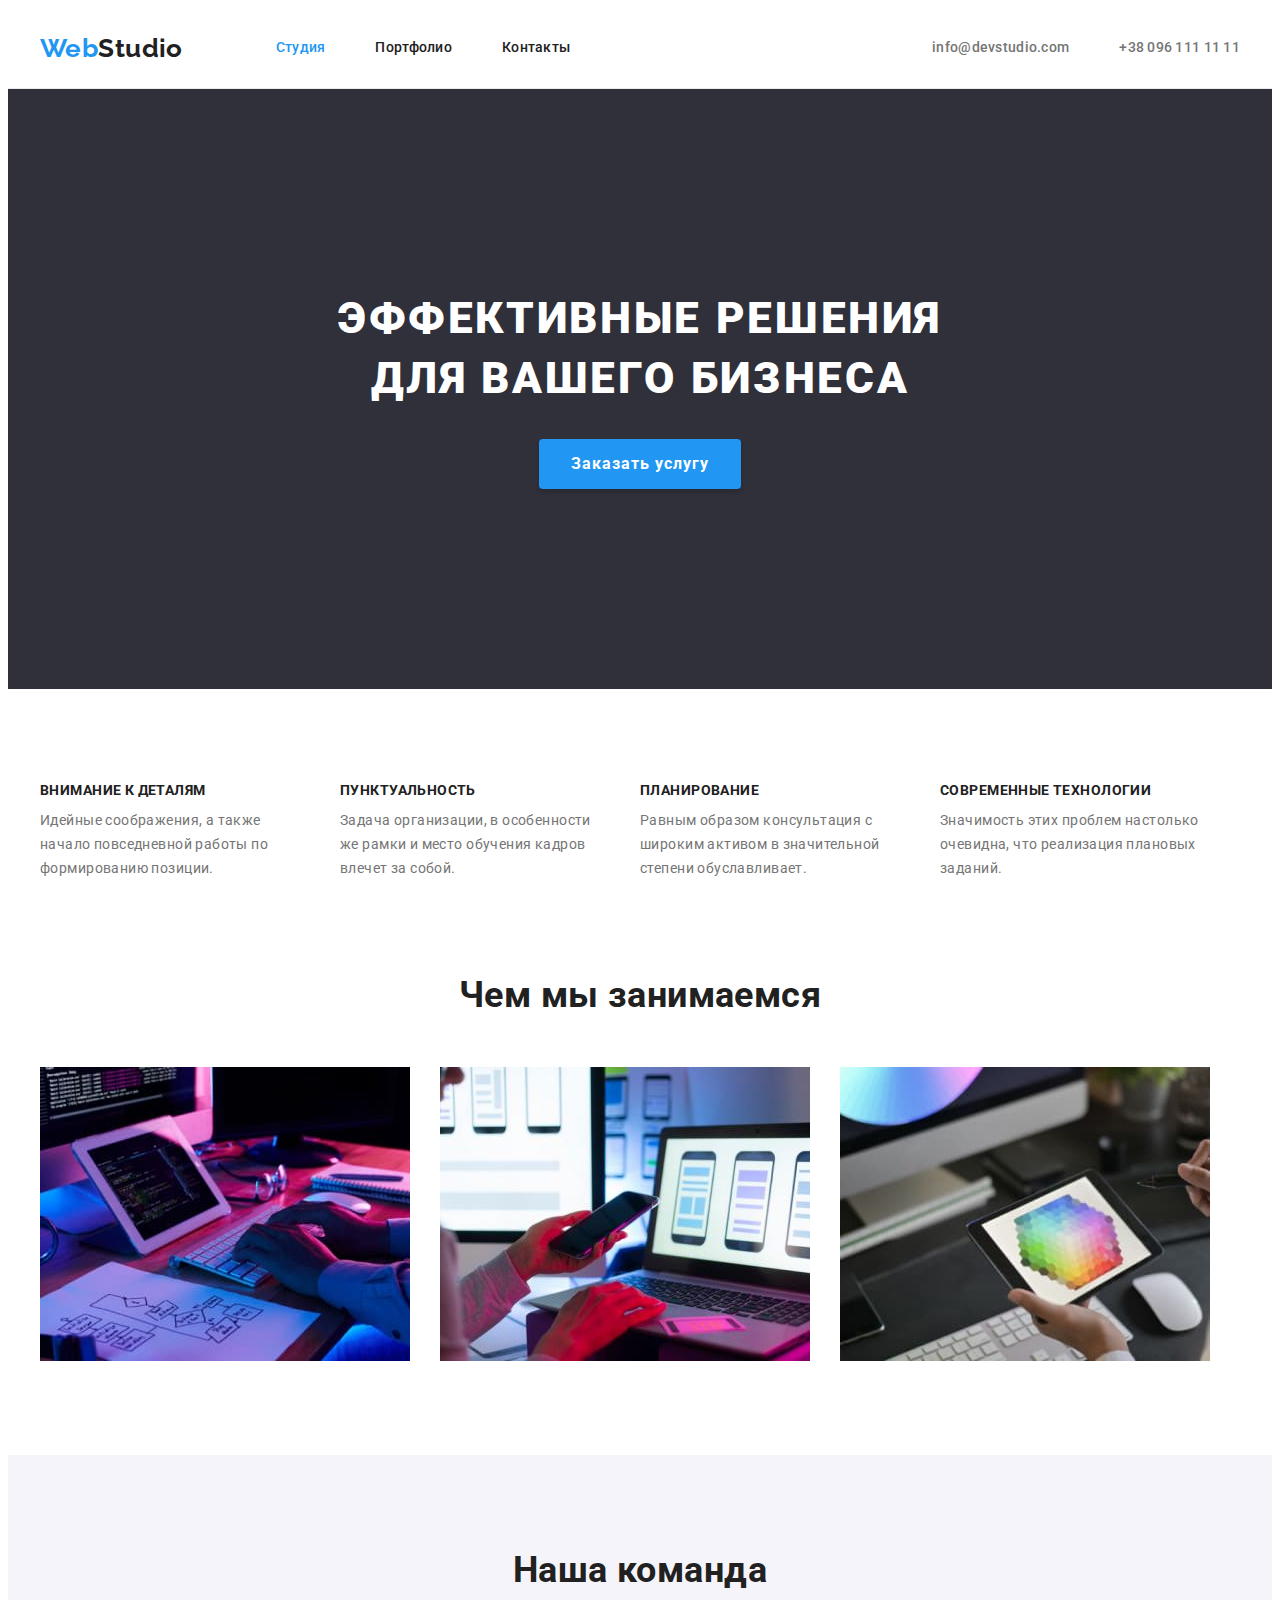
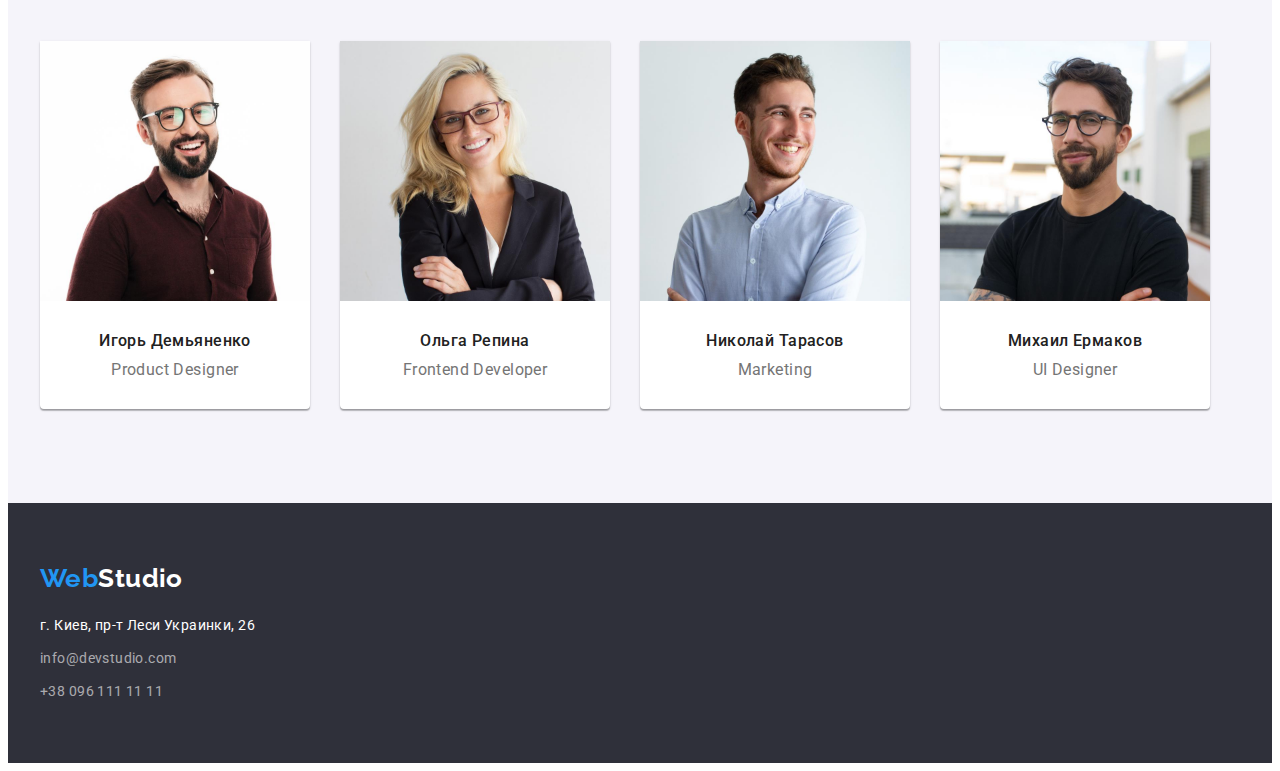
<file: index.html>
<!DOCTYPE html>
<html lang="ru">
  <head>
    <meta charset="UTF-8" />
    <meta http-equiv="X-UA-Compatible" content="IE=edge" />
    <meta name="viewport" content="width=device-width, initial-scale=1.0" />
    <link rel="preconnect" href="https://fonts.googleapis.com" />
    <link rel="preconnect" href="https://fonts.gstatic.com" crossorigin />
    <link rel="shortcut icon" href="#" />
    <link
      href="https://fonts.googleapis.com/css2?family=Raleway:wght@700&family=Roboto:wght@400;500;700;900&display=swap"
      rel="stylesheet"
    />
    <link
      rel="stylesheet"
      href="https://cdnjs.cloudflare.com/ajax/libs/modern-normalize/1.1.0/modern-normalize.min.css"
      integrity="sha512-wpPYUAdjBVSE4KJnH1VR1HeZfpl1ub8YT/NKx4PuQ5NmX2tKuGu6U/JRp5y+Y8XG2tV+wKQpNHVUX03MfMFn9Q=="
      crossorigin="anonymous"
      referrerpolicy="no-referrer"
    />
    <link rel="stylesheet" href="./css/styles.css" />
    <title>Студия</title>
  </head>
  <body>
    <!--Page header-->
    <header class="header">
      <div class="container main-nav">
        <nav class="main-nav">
          <a href="./index.html" class="link logo-header"><span class="sign">Web</span>Studio</a>
          <ul class="list site-nav">
            <li class="item-nav"><a href="./index.html" class="link current">Студия</a></li>
            <li class="item-nav"><a href="./portfolio.html" class="link">Портфолио</a></li>
            <li class="item-nav"><a href="./index.html" class="link">Контакты</a></li>
          </ul>
        </nav>
        <ul class="list contacts-nav">
          <li class="item-contacts">
            <a href="mailto:info@devstudio.com" class="link">info@devstudio.com</a>
          </li>
          <li class="item-contacts">
            <a href="tel:+380961111111" class="link">+38 096 111 11 11</a>
          </li>
        </ul>
      </div>
    </header>
    <!--Page content-->
    <main>
      <!--Hero-->
      <section class="hero">
        <div class="container">
          <h1 class="hero-title">Эффективные решения для вашего бизнеса</h1>
          <button type="button" class="button-hero">Заказать услугу</button>
        </div>
      </section>
      <!--Specifics-->
      <section class="specifics">
        <div class="container">
          <h2 class="section-title visually-hidden">Особенности работы</h2>
          <ul class="list specifics-list">
            <li class="item-specifics">
              <h3 class="specifics-title">ВНИМАНИЕ К ДЕТАЛЯМ</h3>
              <p class="text">
                Идейные соображения, а также начало повседневной работы по формированию позиции.
              </p>
            </li>
            <li class="item-specifics">
              <h3 class="specifics-title">ПУНКТУАЛЬНОСТЬ</h3>
              <p class="text">
                Задача организации, в особенности же рамки и место обучения кадров влечет за собой.
              </p>
            </li>
            <li class="item-specifics">
              <h3 class="specifics-title">ПЛАНИРОВАНИЕ</h3>
              <p class="text">
                Равным образом консультация с широким активом в значительной степени обуславливает.
              </p>
            </li>
            <li class="item-specifics">
              <h3 class="specifics-title">СОВРЕМЕННЫЕ ТЕХНОЛОГИИ</h3>
              <p class="text">
                Значимость этих проблем настолько очевидна, что реализация плановых заданий.
              </p>
            </li>
          </ul>
        </div>
      </section>
      <!--What we do-->
      <section class="work">
        <div class="container">
          <h2 class="section-title">Чем мы занимаемся</h2>
          <ul class="list image-work">
            <li class="item-work"><img src="./images/laptop.jpg" alt="laptop" width="370" /></li>
            <li class="item-work">
              <img src="./images/celphone.jpg" alt="celphone" width="370" />
            </li>
            <li class="item-work"><img src="./images/tablet.jpg" alt="tablet" width="370" /></li>
          </ul>
        </div>
      </section>
      <!--Our team-->
      <section class="team">
        <div class="container">
          <h2 class="section-title">Наша команда</h2>
          <ul class="list team-list">
            <li class="item-team">
              <img
                src="./images/team1.jpg"
                alt="man Ihor"
                width="270"
                height="260"
                class="card-team"
              />
              <div class="data-team">
                <h3 class="team-title">Игорь Демьяненко</h3>
                <p lang="en" class="team-text">Product Designer</p>
              </div>
            </li>
            <li class="item-team">
              <img
                src="./images/team2.jpg"
                alt="woman Olha"
                width="270"
                height="260"
                class="card-team"
              />
              <div class="data-team">
                <h3 class="team-title">Ольга Репина</h3>
                <p lang="en" class="team-text">Frontend Developer</p>
              </div>
            </li>
            <li class="item-team">
              <img
                src="./images/team3.jpg"
                alt="man Nikolai"
                width="270"
                height="260"
                class="card-team"
              />
              <div class="data-team">
                <h3 class="team-title">Николай Тарасов</h3>
                <p lang="en" class="team-text">Marketing</p>
              </div>
            </li>
            <li class="item-team">
              <img
                src=".//images/team4.jpg"
                alt="man Mahail"
                width="270"
                height="260"
                class="card-team"
              />
              <div class="data-team">
                <h3 class="team-title">Михаил Ермаков</h3>
                <p lang="en" class="team-text">UI Designer</p>
              </div>
            </li>
          </ul>
        </div>
      </section>
    </main>
    <!-- Page footer -->
    <footer class="footer">
      <div class="container">
        <a href="./index.html" class="link logo-footer"
          ><span class="sign">Web</span><span class="studio">Studio</span></a
        >
        <address>
          <ul class="list address">
            <li class="item-address">
              <a
                href="https://goo.gl/maps/n7KvUpTxi8NSxzfY6"
                target="_blank"
                rel="nofollow noreferrer noopener"
                class="link link-address"
                >г. Киев, пр-т Леси Украинки, 26</a
              >
            </li>
            <li class="item-mail">
              <a href="mailto:info@devstudio.com" class="link link-mail">info@devstudio.com</a>
            </li>
            <li class="item-tel">
              <a href="tel:+380961111111" class="link link-tel">+38 096 111 11 11</a>
            </li>
          </ul>
        </address>
      </div>
    </footer>
  </body>
</html>
</file>
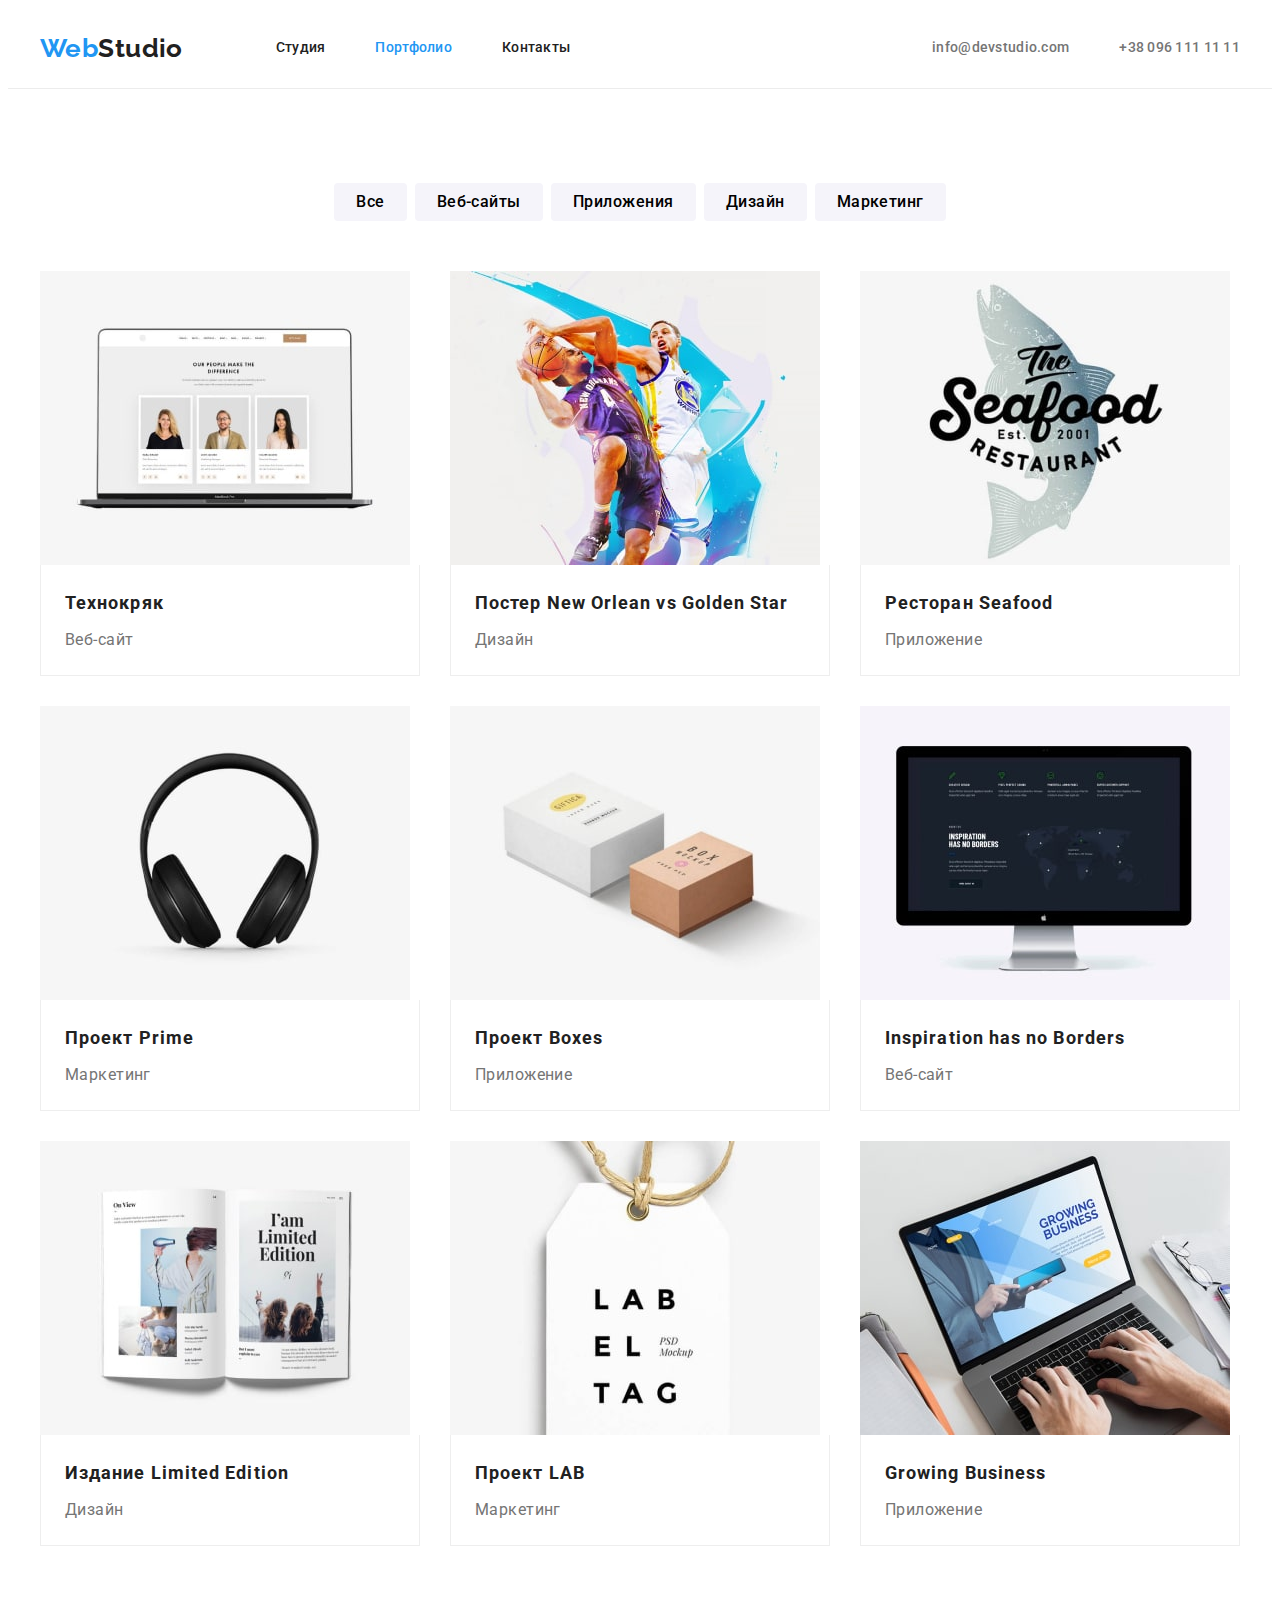
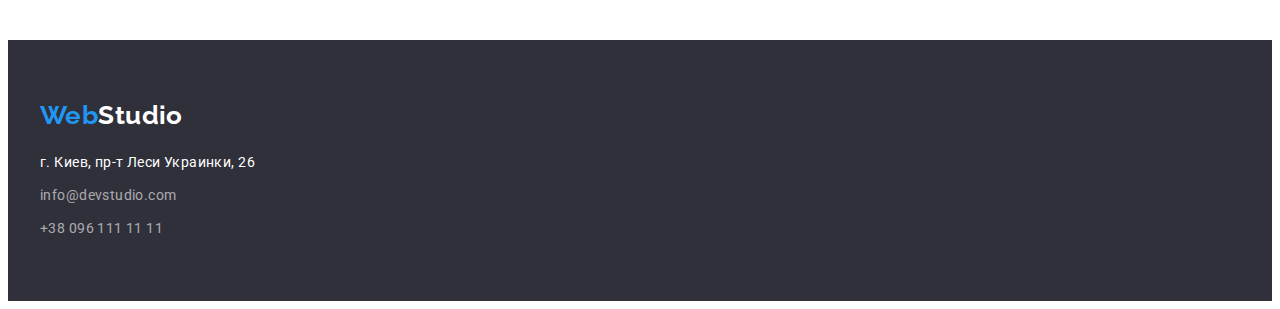
<file: portfolio.html>
<!DOCTYPE html>
<html lang="ru">
  <head>
    <meta charset="UTF-8" />
    <meta http-equiv="X-UA-Compatible" content="IE=edge" />
    <meta name="viewport" content="width=device-width, initial-scale=1.0" />
    <link rel="preconnect" href="https://fonts.googleapis.com" />
    <link rel="preconnect" href="https://fonts.googleapis.com" />
    <link rel="preconnect" href="https://fonts.gstatic.com" crossorigin />
    <link rel="shortcut icon" href="#" />
    <link
      href="https://fonts.googleapis.com/css2?family=Raleway:wght@700&family=Roboto:wght@400;500;700;900&display=swap"
      rel="stylesheet"
    />
    <link
      rel="stylesheet"
      href="https://cdnjs.cloudflare.com/ajax/libs/modern-normalize/1.1.0/modern-normalize.min.css"
      integrity="sha512-wpPYUAdjBVSE4KJnH1VR1HeZfpl1ub8YT/NKx4PuQ5NmX2tKuGu6U/JRp5y+Y8XG2tV+wKQpNHVUX03MfMFn9Q=="
      crossorigin="anonymous"
      referrerpolicy="no-referrer"
    />
    <link rel="stylesheet" href="./css/styles.css" />
    <title>Портфолио</title>
  </head>
  <body>
    <!--Page header-->
    <header class="header">
      <div class="container main-nav">
        <nav class="main-nav">
          <a href="./index.html" class="link logo-header"><span class="sign">Web</span>Studio</a>
          <ul class="list site-nav">
            <li class="item-nav"><a href="./index.html" class="link">Студия</a></li>
            <li class="item-nav"><a href="./portfolio.html" class="link current">Портфолио</a></li>
            <li class="item-nav"><a href="./index.html" class="link">Контакты</a></li>
          </ul>
        </nav>
        <ul class="list contacts-nav">
          <li class="item-contacts">
            <a href="mailto:info@devstudio.com" class="link">info@devstudio.com</a>
          </li>
          <li class="item-contacts">
            <a href="tel:+380961111111" class="link">+38 096 111 11 11</a>
          </li>
        </ul>
      </div>
    </header>
    <!--Portfolio-->
    <main>
      <section class="portfolio">
        <div class="container">
          <h1 class="visually-hidden">Галерея</h1>
          <ul class="list bottons-list">
            <li class="item-bottons"><button type="button" class="filter current">Все</button></li>
            <li class="item-bottons"><button type="button" class="filter">Веб-сайты</button></li>
            <li class="item-bottons"><button type="button" class="filter">Приложения</button></li>
            <li class="item-bottons"><button type="button" class="filter">Дизайн</button></li>
            <li class="item-bottons"><button type="button" class="filter">Маркетинг</button></li>
          </ul>
          <ul class="list gallery card-set">
            <li class="item-card">
              <img
                src="./images/team.jpg"
                alt="Фото и контакты специалистов"
                width="370"
                height="294"
                class="card"
              />
              <div class="data-gallery">
                <h2 class="title-gallery">Технокряк</h2>
                <p class="text-gallery">Веб-сайт</p>
              </div>
            </li>
            <li class="item-card">
              <img
                src="./images/sport.jpg"
                alt="Два баскетболиста с мячом"
                width="370"
                height="294"
                class="card"
              />
              <div class="data-gallery">
                <h2 class="title-gallery">Постер New Orlean vs Golden Star</h2>
                <p class="text-gallery">Дизайн</p>
              </div>
            </li>
            <li class="item-card">
              <img
                src="./images/seafood.jpg"
                alt="Логотип рестрана морской еды"
                width="370"
                height="294"
                class="card"
              />
              <div class="data-gallery">
                <h2 class="title-gallery">Ресторан Seafood</h2>
                <p class="text-gallery">Приложение</p>
              </div>
            </li>
            <li class="item-card">
              <img
                src="./images/headphone.jpg"
                alt="Наушники"
                width="370"
                height="294"
                class="card"
              />
              <div class="data-gallery">
                <h2 class="title-gallery">Проект Prime</h2>
                <p class="text-gallery">Маркетинг</p>
              </div>
            </li>
            <li class="item-card">
              <img
                src="./images/boxes.jpg"
                alt="Две коробки"
                width="370"
                height="294"
                class="card"
              />
              <div class="data-gallery">
                <h2 class="title-gallery">Проект Boxes</h2>
                <p class="text-gallery">Приложение</p>
              </div>
            </li>
            <li class="item-card">
              <img
                src="./images/monitorpc.jpg"
                alt="Монитор PC"
                width="370"
                height="294"
                class="card"
              />
              <div class="data-gallery">
                <h2 class="title-gallery">Inspiration has no Borders</h2>
                <p class="text-gallery">Веб-сайт</p>
              </div>
            </li>
            <li class="item-card">
              <img src="./images/magazine.jpg" alt="Журнал" width="370" height="294" class="card" />
              <div class="data-gallery">
                <h2 class="title-gallery">Издание Limited Edition</h2>
                <p class="text-gallery">Дизайн</p>
              </div>
            </li>
            <li class="item-card">
              <img src="./images/lable.jpg" alt="Этикетка" width="370" height="294" class="card" />
              <div class="data-gallery">
                <h2 class="title-gallery">Проект LAB</h2>
                <p class="text-gallery">Маркетинг</p>
              </div>
            </li>
            <li class="item-card">
              <img
                src="./images/typeonlaptop.jpg"
                alt="Печать на ноутбуке"
                width="370"
                height="294"
                class="card"
              />
              <div class="data-gallery">
                <h2 class="title-gallery">Growing Business</h2>
                <p class="text-gallery">Приложение</p>
              </div>
            </li>
          </ul>
        </div>
      </section>
    </main>
    <footer class="footer">
      <div class="container">
        <a href="./index.html" class="link logo-footer"
          ><span class="sign">Web</span><span class="studio">Studio</span></a
        >
        <address>
          <ul class="list address">
            <li class="item-address">
              <a
                href="https://goo.gl/maps/n7KvUpTxi8NSxzfY6"
                target="_blank"
                rel="nofollow noreferrer noopener"
                class="link link-address"
                >г. Киев, пр-т Леси Украинки, 26</a
              >
            </li>
            <li class="item-mail">
              <a href="mailto:info@devstudio.com" class="link link-mail">info@devstudio.com</a>
            </li>
            <li class="item-tel">
              <a href="tel:+380961111111" class="link link-tel">+38 096 111 11 11</a>
            </li>
          </ul>
        </address>
      </div>
    </footer>
  </body>
</html>
</file>
<file: css/styles.css>
:root {
  --primary-text-color: #212121;
  --title-text-color: #212121;
  --accent-color: #2196f3;
  --primary-background-color: #ffffff;
  --text-color: #757575;
  --white-text-color: #ffffff;
  --filter-background-color: #f5f4fa;
  --card-set-gap: 30px;
  --hero-background-color: #2f303a;
}
body {
  background: var(--primary-background-color);
  color: var(--primary-text-color);
  font-family: Roboto, sans-serif;
  font-size: 14px;
  letter-spacing: 0.03em;
}
.visually-hidden {
  position: absolute;
  width: 1px;
  height: 1px;
  margin: -1px;
  border: 0;
  padding: 0;
  white-space: nowrap;
  clip-path: inset(100%);
  clip: rect(0 0 0 0);
  overflow: hidden;
}
.list {
  list-style: none;
  padding: 0;
  margin: 0;
}
.link {
  text-decoration: none;
  color: inherit;
}
h1,
h2,
h3,
h4,
h5,
h6,
p {
  margin-top: 0;
  margin-bottom: 0;
}
img {
  display: block;
  max-width: 100%;
  height: auto;
}
.address {
  font-style: normal;
}
.container {
  width: 1200px;
  margin: 0 auto;
  padding-left: 15px;
  padding-right: 15px;
  /* border: 1px solid red; */
}
/*---------------Header for Studio and Portfolio*--------------------/
/* LINE */
.header {
  border-bottom: 1px solid #ececec;
}
.main-nav {
  display: flex;
  align-items: center;
}
.logo-header {
  font-weight: 700;
  font-family: Raleway, sans-serif;
  font-size: 26px;
  line-height: 1.19;
  color: var(--primary-text-color);
}
.logo-header .sign {
  color: var(--accent-color);
}
.site-nav {
  display: flex;
  margin-left: 93px;
}
.site-nav .item-nav + .item-nav {
  margin-left: 50px;
}
.site-nav .link {
  display: block;
  padding-top: 32px;
  padding-bottom: 32px;
}
.contacts-nav {
  display: flex;
  margin-left: auto;
}
.contacts-nav .item-contacts + .item-contacts {
  margin-left: 50px;
}
/* .site-nav .item:not(:last-child),
.contacts-nav .item:not(:last-child) {
  margin-right: 50px;
} */
.contacts-nav .link {
  padding-top: 32px;
  padding-bottom: 32px;
}
.contacts-nav .link {
  color: var(--text-color);
}
.contacts-nav .link.current {
  color: var(--title-text-color);
}
.contacts-nav .link:hover,
.contacts-nav .link:focus {
  color: var(--accent-color);
}
.site-nav,
.contacts-nav {
  font-weight: 500;
  line-height: 1.14;
  letter-spacing: 0.02em;
}
.site-nav .link:hover,
.site-nav .link:focus,
.site-nav .link.current {
  color: var(--accent-color);
}
/*----------------- Main index.html*-----------------/
/*------------Hero----------------------------- */
.hero {
  background: var(--hero-background-color);
  text-align: center;
  padding-top: 200px;
  padding-bottom: 200px;
}
.hero-title {
  max-width: 696px;
  margin: 0px auto 30px;

  font-weight: 900;
  font-size: 44px;
  line-height: 1.36;
  color: var(--white-text-color);
  letter-spacing: 0.06em;
  text-transform: uppercase;
}
.button-hero {
  border-radius: 4px;
  border: none;
  padding: 10px 32px;
  min-width: 200px;

  box-shadow: 0px 4px 4px rgba(0, 0, 0, 0.15);
  font-family: inherit;
  font-weight: 700;
  font-size: 16px;
  line-height: 1.88;
  letter-spacing: 0.06em;
  background-color: var(--accent-color);
  color: var(--white-text-color);
  cursor: pointer;
}
.button-hero:focus,
.button-hero:hover {
  background-color: #188ce8;
}
/*------------ Specifics---------------- */
.specifics {
  padding-top: 94px;
}
.section-title {
  margin-bottom: 50px;

  font-weight: 700;
  font-size: 36px;
  line-height: 1.17;
  text-align: center;
}
.specifics-list {
  display: flex;
}
.specifics-list .item-specifics {
  width: 270px;
}
.specifics-list .item-specifics + .item-specifics {
  margin-left: var(--card-set-gap);
}
.specifics-title {
  margin-bottom: 10px;

  font-weight: 700;
  font-size: 14px;
  line-height: 1.14;
  text-transform: uppercase;
}
.text {
  margin-bottom: 0;
  font-weight: 400;
  line-height: 1.71;
  color: var(--text-color);
}
/*------------ What we do -----------------------------*/
.work {
  padding-top: 94px;
  padding-bottom: 94px;
}
.image-work {
  display: flex;
}
.image-work .item-work + .item-work {
  margin-left: var(--card-set-gap);
}
/*------------------- Our team------------------------ */
.team {
  background-color: #f5f4fa;
  padding-top: 94px;
  padding-bottom: 94px;
}
.team-list {
  display: flex;
}
.team-list .item-team + .item-team {
  margin-left: var(--card-set-gap);
}
.item-team {
  background: #ffffff;
  box-shadow: 0px 1px 3px rgba(0, 0, 0, 0.12), 0px 1px 1px rgba(0, 0, 0, 0.14),
    0px 2px 1px rgba(0, 0, 0, 0.2);
  border-radius: 0px 0px 4px 4px;
}
.data-team {
  padding-top: 30px;
  padding-bottom: 30px;
}
.team-title {
  margin-bottom: 10px;

  font-weight: 500;
  font-size: 16px;
  line-height: 1.19;
  text-align: center;
}
.team-text {
  font-size: 16px;
  line-height: 1.19;
  text-align: center;
  color: var(--text-color);
}
/*----------------------- Main portfolio.html----------------*/
/*---- ----list buttons----------------------------*/
.bottons-list {
  display: flex;
  justify-content: center;
  margin-bottom: 50px;

  background-color: var(--primary-background-color);
}
.bottons-list .item-bottons + .item-bottons {
  margin-left: 8px;
}
.filter {
  padding: 6px 22px;
  border-radius: 4px;
  border: none;

  font-family: inherit;
  font-weight: 500;
  font-size: 16px;
  line-height: 1.63;
  text-align: center;
  letter-spacing: 0.03em;
  background-color: var(--filter-background-color);
  cursor: pointer;
}
.filter:focus,
.filter:hover {
  background-color: var(--accent-color);
  color: var(--white-text-color);
}
/* -------------------list pictures GALLERY---------------*/
.portfolio {
  padding-top: 94px;
  padding-bottom: 94px;
}
.card-set {
  display: flex;
  flex-wrap: wrap;
  margin-left: calc(-1 * var(--card-set-gap));
  margin-top: calc(-1 * var(--card-set-gap));
}
.card-set > .item-card {
  flex-basis: calc(100% / 3 - var(--card-set-gap));
  margin-left: var(--card-set-gap);
  margin-top: var(--card-set-gap);
}
.data-gallery {
  background-color: #ffffff;
  border: 1px solid #eeeeee;
  border-top: none;
  padding: 20px 24px 20px 24px;
}
.title-gallery {
  margin-bottom: 4px;

  font-weight: 700;
  font-size: 18px;
  line-height: 2;
  letter-spacing: 0.06em;
}
.text-gallery {
  margin-top: 0;
  font-weight: 400;
  font-size: 16px;
  line-height: 1.88;
  color: var(--text-color);
}
/*----------- Footer for Studio and Portfolio---------------*/
.footer {
  background-color: var(--hero-background-color);
  padding-top: 60px;
  padding-bottom: 60px;
}
.address {
  display: block;
}
.logo-footer {
  display: inline-block;
  margin-bottom: 20px;

  font-family: Raleway, sans-serif;
  font-weight: 700;
  font-size: 26px;
  line-height: 1.19;
}
.logo-footer:hover {
  color: var(--accent-color);
}
.logo-footer .sign {
  color: var(--accent-color);
}
.logo-footer .studio {
  color: var(--white-text-color);
}
.address {
  font-family: 'Roboto';
  font-weight: 400;
  line-height: 1.71;
}
.item-address {
  margin-bottom: 9px;
}
.item-mail {
  margin-bottom: 9px;
}
.link-address {
  color: var(--white-text-color);
}
.link-tel,
.link-mail {
  /* margin-bottom: 9px; */
  color: rgba(255, 255, 255, 0.6);
}
.address .link:hover,
.address .link:focus,
.address .link-address:hover,
.address .link-address:focus {
  color: var(--accent-color);
}
</file>
